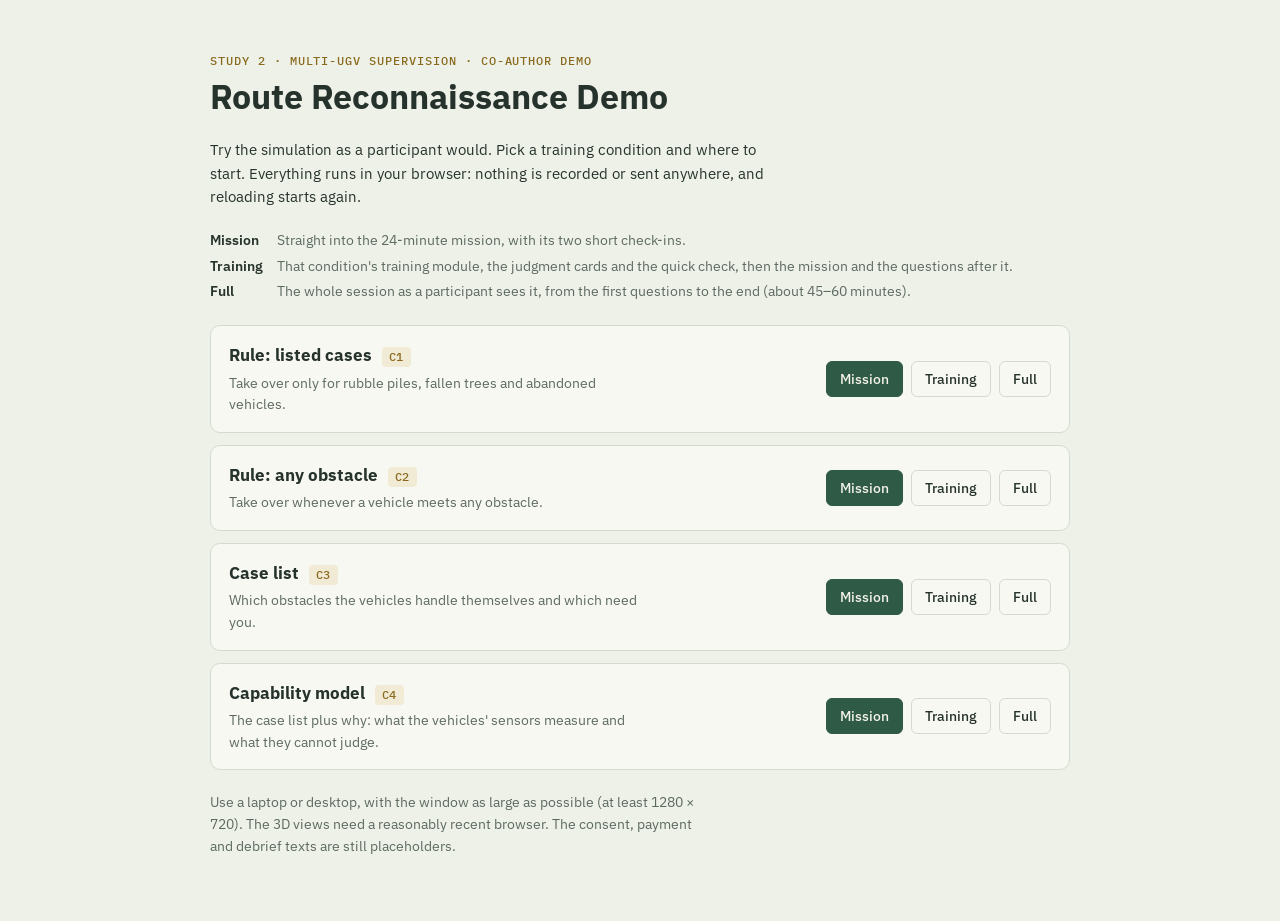
<file: index.html>
<!doctype html><html lang="en"><head><meta charset="utf-8"><meta name="viewport" content="width=device-width, initial-scale=1"><title>Route Reconnaissance Demo</title>
<link rel="preconnect" href="https://fonts.googleapis.com">
<link rel="preconnect" href="https://fonts.gstatic.com" crossorigin>
<link href="https://fonts.googleapis.com/css2?family=IBM+Plex+Sans:wght@400;500;600&family=IBM+Plex+Mono:wght@500&display=swap" rel="stylesheet">
<style>
/* Start page for the co-author demo: pick a training condition and where to start. Layout: one column of four
   condition rows, each with three start buttons; the mission-only start is the primary one. */
:root {
  --bg: #eef1e8; --surface: #f8f8f3; --ink: #26332c; --muted: #5d6a62; --rule: #d3dacf; --accent: #2f5a45; --accent-ink: #f4f2ea;
  --tag: #8a6a1f; --tag-bg: #f1ead4;
  --sans: "IBM Plex Sans", system-ui, -apple-system, "Segoe UI", sans-serif; --mono: "IBM Plex Mono", ui-monospace, Menlo, monospace;
}
@media (prefers-color-scheme: dark) { :root:not([data-theme="light"]) {
  --bg: #151a17; --surface: #1d2420; --ink: #e3e9e1; --muted: #a3b0a7; --rule: #34403a; --accent: #7cc39b; --accent-ink: #10201a;
  --tag: #e0c27a; --tag-bg: #2b2616; color-scheme: dark } }
:root[data-theme="dark"] {
  --bg: #151a17; --surface: #1d2420; --ink: #e3e9e1; --muted: #a3b0a7; --rule: #34403a; --accent: #7cc39b; --accent-ink: #10201a;
  --tag: #e0c27a; --tag-bg: #2b2616; color-scheme: dark }
body { background: var(--bg); color: var(--ink); font: 15px/1.55 var(--sans); padding-inline: 16px; padding-block: 40px 56px; }
.wrap { max-width: 860px; margin: 0 auto; display: grid; gap: 22px; }
.eyebrow { font: 500 12px/1 var(--mono); letter-spacing: .08em; text-transform: uppercase; color: var(--tag); }
h1 { font-size: clamp(26px, 4vw, 34px); line-height: 1.15; margin: 6px 0 0; text-wrap: balance; }
.lede { max-width: 62ch; color: var(--ink); margin: 0; }
.note { max-width: 62ch; color: var(--muted); font-size: 14px; margin: 0; }
.conds { display: grid; gap: 12px; }
.cond { background: var(--surface); border: 1px solid var(--rule); border-radius: 10px; padding: 16px 18px; display: grid; grid-template-columns: minmax(0, 1fr) auto; gap: 8px 20px; align-items: center; }
.cond h2 { margin: 0; font-size: 17px; display: flex; gap: 10px; align-items: baseline; flex-wrap: wrap; }
.cond h2 span { font: 500 12px/1 var(--mono); color: var(--tag); background: var(--tag-bg); padding: 4px 7px; border-radius: 4px; letter-spacing: .04em; }
.cond p { margin: 4px 0 0; color: var(--muted); font-size: 14px; max-width: 52ch; }
.go { display: flex; gap: 8px; flex-wrap: wrap; justify-content: flex-end; }
.go a { display: inline-block; text-decoration: none; font: 500 14px/1 var(--sans); padding: 10px 13px; border-radius: 6px; border: 1px solid var(--rule); color: var(--ink); background: transparent; white-space: nowrap; }
.go a.primary { background: var(--accent); color: var(--accent-ink); border-color: var(--accent); }
.go a:hover { border-color: var(--accent); }
.go a:focus-visible { outline: 2px solid var(--accent); outline-offset: 2px; }
dl.starts { display: grid; grid-template-columns: max-content minmax(0, 1fr); gap: 4px 14px; margin: 0; font-size: 14px; }
dl.starts dt { font-weight: 600; }
dl.starts dd { margin: 0; color: var(--muted); }
@media (max-width: 640px) { .cond { grid-template-columns: 1fr; } .go { justify-content: flex-start; } }
</style>

</head><body><main class="wrap">
  <header>
    <span class="eyebrow">Study 2 · Multi-UGV supervision · co-author demo</span>
    <h1>Route Reconnaissance Demo</h1>
  </header>
  <p class="lede">Try the simulation as a participant would. Pick a training condition and where to start. Everything runs in your browser: nothing is recorded or sent anywhere, and reloading starts again.</p>
  <dl class="starts">
    <dt>Mission</dt><dd>Straight into the 24-minute mission, with its two short check-ins.</dd>
    <dt>Training</dt><dd>That condition's training module, the judgment cards and the quick check, then the mission and the questions after it.</dd>
    <dt>Full</dt><dd>The whole session as a participant sees it, from the first questions to the end (about 45–60 minutes).</dd>
  </dl>

  <section class="conds" aria-label="Conditions">
    <div class="cond">
      <div><h2>Rule: listed cases <span>C1</span></h2><p>Take over only for rubble piles, fallen trees and abandoned vehicles.</p></div>
      <div class="go"><a class="primary" href="demo.html#C1-mission">Mission</a><a href="demo.html#C1-training">Training</a><a href="demo.html#C1">Full</a></div>
    </div>
    <div class="cond">
      <div><h2>Rule: any obstacle <span>C2</span></h2><p>Take over whenever a vehicle meets any obstacle.</p></div>
      <div class="go"><a class="primary" href="demo.html#C2-mission">Mission</a><a href="demo.html#C2-training">Training</a><a href="demo.html#C2">Full</a></div>
    </div>
    <div class="cond">
      <div><h2>Case list <span>C3</span></h2><p>Which obstacles the vehicles handle themselves and which need you.</p></div>
      <div class="go"><a class="primary" href="demo.html#C3-mission">Mission</a><a href="demo.html#C3-training">Training</a><a href="demo.html#C3">Full</a></div>
    </div>
    <div class="cond">
      <div><h2>Capability model <span>C4</span></h2><p>The case list plus why: what the vehicles' sensors measure and what they cannot judge.</p></div>
      <div class="go"><a class="primary" href="demo.html#C4-mission">Mission</a><a href="demo.html#C4-training">Training</a><a href="demo.html#C4">Full</a></div>
    </div>
  </section>

  <p class="note">Use a laptop or desktop, with the window as large as possible (at least 1280 × 720). The 3D views need a reasonably recent browser. The consent, payment and debrief texts are still placeholders.</p>
</main>
</body></html>
</file>
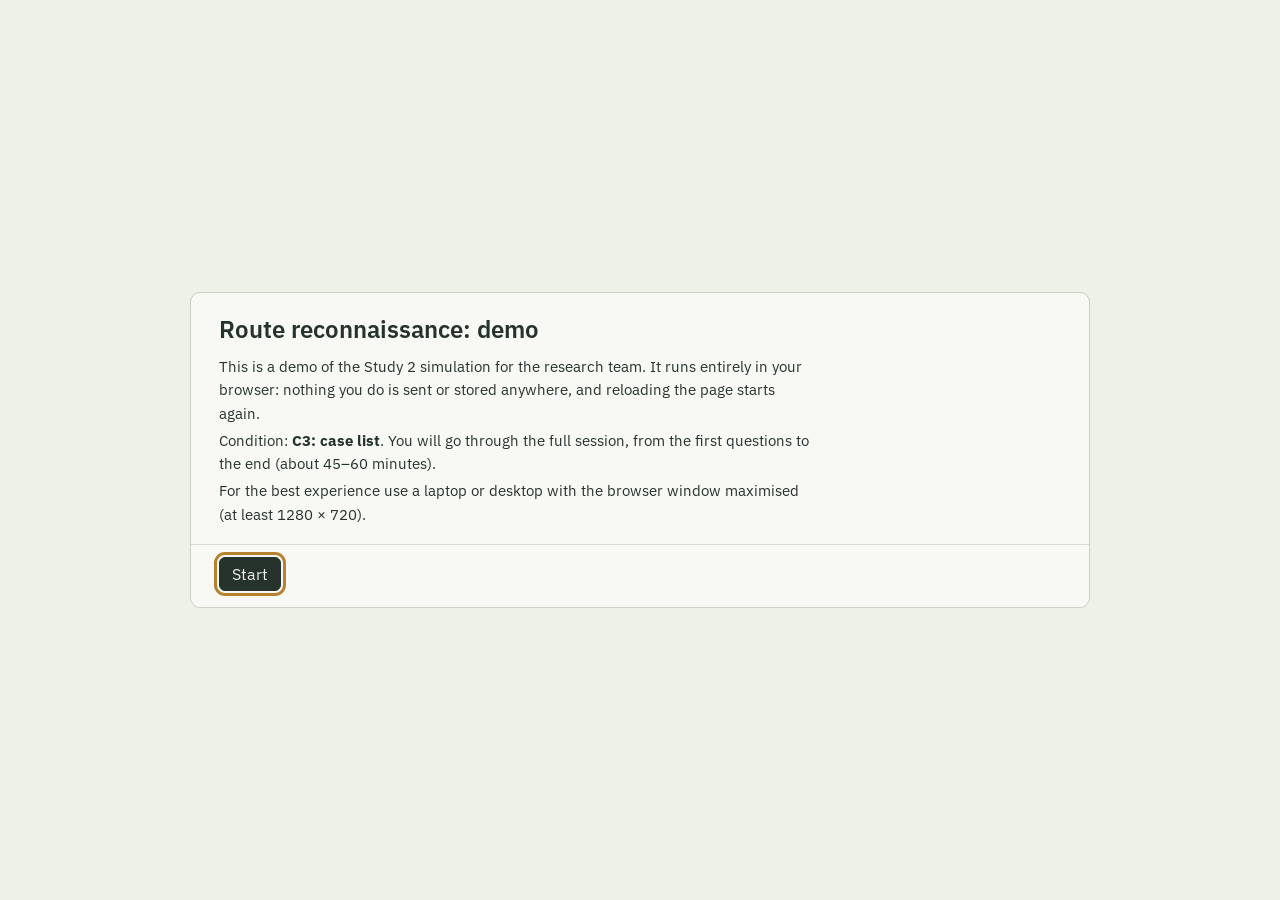
<file: demo.html>
<!doctype html>
<html lang="en">
<head>
  <meta charset="utf-8" />
  <meta name="viewport" content="width=device-width, initial-scale=1" />
  <title>Demo · Route Reconnaissance</title>
  <link rel="preconnect" href="https://fonts.googleapis.com" />
  <link rel="preconnect" href="https://fonts.gstatic.com" crossorigin />
  <link href="https://fonts.googleapis.com/css2?family=IBM+Plex+Mono:wght@500;600&family=IBM+Plex+Sans:wght@400;500;600&display=swap" rel="stylesheet" />
  <script type="importmap">{ "imports": { "three": "./vendor/three/three.module.js" } }</script>
  <link rel="stylesheet" href="./recon.css" />
  <link rel="stylesheet" href="./participant.css" />
</head>
<body>
  <div id="too-small" hidden>
    <p>This study needs a desktop or laptop browser window at least 1280 × 720 pixels. Please enlarge the window or switch to a computer to continue. The mission clock does not run while this message is shown.</p>
  </div>

  <div id="app" hidden>
    <header id="topbar">
      <h1>Route reconnaissance</h1>
      <div id="sections" aria-label="Mission sections"></div>
      <div class="topstat"><span>Mission time</span><strong id="clock">00:00</strong><span id="clock-limit">of 24:00</span></div>
      <div class="topstat"><span>Score</span><strong id="score">0</strong></div>
    </header>

    <main id="console">
      <section id="ugv-row">
        <article class="ugv" id="panel-UGV1" data-robot="UGV1"></article>
        <article class="ugv" id="panel-UGV2" data-robot="UGV2"></article>
      </section>
      <div id="coach" hidden></div>
      <div id="focus-warning" role="alert" hidden></div>
      <aside id="quickref" aria-label="Quick reference">
        <h2>Quick reference</h2>
        <ul class="qr-lights">
          <li><i class="lamp on s-auto"></i>Driving on its own</li>
          <li><i class="lamp on s-proc"></i>Something ahead: judging it, still driving</li>
          <li><i class="lamp on s-help"></i>Stopped: cannot get past, waiting for you (−50)</li>
          <li><i class="lamp on s-op"></i>Taken over: going round on the marked path</li>
          <li><i class="lamp on s-hold"></i>Stuck (−100), stopped by you (no cost), or waiting at a section line</li>
          <li data-faults hidden><i class="lamp on s-fault"></i>Fault: click Diagnose, then the matching fix or Reboot</li>
        </ul>
        <dl class="qr-actions">
          <dt><span class="key stop"></span>Stop</dt><dd>halts the vehicle where it is</dd>
          <dt><span class="key go"></span>Continue</dt><dd>lets it drive on by itself</dd>
          <dt><span class="key wp"></span>Take over</dt><dd>click the marker in the view to send it round (−50 if it could have got past by itself)</dd>
        </dl>
      </aside>
      <section id="spot" aria-label="Spot Report">
        <h2>Spot Report <span>count the vehicles and the people in the image</span></h2>

        <div id="spot-body">
          <canvas id="spot-canvas"></canvas>
          <form id="spot-form" autocomplete="off">
            <p id="spot-legend" aria-label="What to count">
          <span><svg viewBox="-12 -8 24 16" width="26" height="17" aria-hidden="true"><rect x="-8.2" y="-3.6" width="16.4" height="7.2" fill="#4b5a6b"/><rect x="2.4" y="-2.9" width="3.8" height="5.8" fill="#8fa6b8"/><rect x="-6.7" y="-4.9" width="2.9" height="1.4" fill="#222"/><rect x="3.4" y="-4.9" width="2.9" height="1.4" fill="#222"/><rect x="-6.7" y="3.4" width="2.9" height="1.4" fill="#222"/><rect x="3.4" y="3.4" width="2.9" height="1.4" fill="#222"/></svg>vehicle: count</span>
          <span><svg viewBox="-8 -9 16 18" width="14" height="17" aria-hidden="true"><rect x="-2.2" y="-2.9" width="4.4" height="8.2" fill="#2d3a52"/><circle cx="0" cy="-5.3" r="2.9" fill="#c2563f"/></svg>person: count</span>
          <span class="skip"><svg viewBox="-10 -10 20 20" width="17" height="17" aria-hidden="true"><path d="M-8.5 -5 L0 -9.5 L8.5 -5 Z" fill="#7a4e3a"/><rect x="-7.3" y="-5" width="14.6" height="10.8" fill="#a08f78"/></svg><svg viewBox="-10 -10 20 20" width="17" height="17" aria-hidden="true"><circle r="7.2" fill="#5d7a45"/><circle cx="1.9" cy="-1.4" r="3.8" fill="#4b6638"/></svg>houses and trees: do not count</span>
        </p>
            <label>Vehicles <input id="spot-vehicles" type="number" min="0" max="20" inputmode="numeric" required /></label>
            <label>People <input id="spot-people" type="number" min="0" max="30" inputmode="numeric" required /></label>
            <button type="submit" id="spot-submit">Submit report</button>
            <p id="spot-status"></p>
          </form>
        </div>
      </section>
    </main>
  </div>

  <div class="overlay" id="start-overlay" hidden>
    <div class="sheet brief">
      <p class="brief-eyebrow">Mission briefing</p>
      <h1>Route reconnaissance</h1>
      <p class="lead">You supervise two unmanned ground vehicles, <b>UGV #1</b> and <b>UGV #2</b>. Each drives its own off-road route from the staging area to the objective. Your goal is to get both vehicles to the objective as quickly as possible.</p>

      <div class="brief-alert" role="note">
        <span class="brief-alert-mark" aria-hidden="true">!</span>
        <p><b>Watch for this.</b> If a vehicle misjudges something, it drives on into it and <b>gets stuck (−100 points)</b>. After 30 seconds it waits for you to send it round.</p>
      </div>

      <div class="brief-grid">
        <section class="brief-card" data-step="1">
          <h2><span class="brief-step">1</span>Your screen</h2>
          <dl class="brief-defs">
            <dt>Vehicle panels</dt><dd>One per vehicle, side by side: its status light, a short message, and its forward camera, the view through its windscreen.</dd>
            <dt>Spot Report</dt><dd>Bottom right. Count the vehicles and people in each image and submit. A new image appears a few seconds after you submit; one you leave is replaced after 20 seconds.</dd>
          </dl>
          <h3>Status lights</h3>
          <ul class="legend">
            <li><i class="lamp s-auto"></i><span><b>Green</b> driving its route</span></li>
            <li><i class="lamp s-proc"></i><span><b>Yellow</b> something ahead: it slows down and judges it, still driving</span></li>
            <li><i class="lamp s-help"></i><span><b>Red</b> stopped at something it cannot get past, waiting for you</span></li>
            <li><i class="lamp s-op"></i><span><b>Blue</b> you took over: it is going round on the marked path</span></li>
            <li><i class="lamp s-hold"></i><span><b>Grey</b> stopped by you, stuck, waiting at a section line, or at the objective</span></li>
            <li data-faults hidden><i class="lamp s-fault"></i><span><b>Purple</b> a fault: it has stopped until you repair it</span></li>
          </ul>
          <h3>Timing</h3>
          <p>The route has three sections. At each section line the vehicles wait for each other and the mission pauses for a short check-in. The mission ends at 24:00, even if a vehicle has not reached the objective.</p>
        </section>

        <section class="brief-card" data-step="2">
          <h2><span class="brief-step">2</span>At an obstacle</h2>
          <p>The light turns <b>yellow</b> and a short alert appears in the view. The vehicle slows down to judge what it sees, but keeps driving. Then one of three things happens:</p>
          <ul class="brief-outcomes">
            <li><i class="lamp s-auto"></i><span>It can get through: it drives on and the light turns green.</span></li>
            <li><i class="lamp s-help"></i><span>It cannot get past: it stops and waits for you <b>(−50)</b>.</span></li>
            <li class="brief-hot"><i class="lamp s-hold"></i><span>It misjudges it: it drives into it and gets stuck <b>(−100)</b>.</span></li>
          </ul>
          <h3>What you can do</h3>
          <dl class="brief-controls">
            <dt><span class="key stop"></span>Stop</dt><dd>Halts the vehicle where it is while you look. No points lost, only time.</dd>
            <dt><span class="key go"></span>Continue</dt><dd>Lets a vehicle you stopped drive on by itself.</dd>
            <dt data-faults hidden><span class="key diag"></span>Diagnose</dt><dd data-faults hidden>Sometimes a vehicle reports a fault and stops (purple light). Click Diagnose: one sensor reading is outside its normal range. Pick the fix that matches it, or Reboot, which always works but takes longest. A wrong fix wastes time and costs 10 points.</dd>
            <dt><span class="key wp"></span>Take over</dt><dd>Click the yellow <b>Take over</b> marker beside the obstacle in the vehicle's view. It goes round the obstacle on the marked path, more slowly, then carries on by itself. If the vehicle could have got through by itself, taking over costs points.</dd>
          </dl>
        </section>

        <section class="brief-card" data-step="3">
          <h2><span class="brief-step">3</span>Points and bonus</h2>
          <table class="brief-points">
            <caption>You earn</caption>
            <tr><td>+200</td><td>per vehicle that reaches the objective</td></tr>
            <tr><td>+1</td><td>per second left, if both arrive before 24:00</td></tr>
            <tr><td>+2</td><td>per correct Spot Report count</td></tr>
          </table>
          <table class="brief-points brief-loss">
            <caption>You lose</caption>
            <tr><td>−50</td><td>each time a vehicle stops by itself and waits for you</td></tr>
            <tr><td>−50</td><td>each time you take over at something the vehicle could have got through by itself</td></tr>
            <tr><td>−100</td><td>each time a vehicle gets stuck</td></tr>
          </table>
          <p class="brief-note">Pressing Stop costs nothing.</p>
          <h3>Bonus</h3>
          <p id="bonus-rules"></p>
        </section>
      </div>
      <div class="buttons">
        <button id="brief-back" type="button" hidden>Back</button>
        <button id="brief-next" type="button" class="primary">Next</button>
        <button id="btn-tutorial" class="primary" hidden>Start the interface tutorial</button>
        <span class="brief-progress" id="brief-progress" aria-live="polite">Step 1 of 3</span>
      </div>
    </div>
  </div>

  <div class="overlay" id="tutorial-done-overlay" hidden>
    <div class="sheet narrow">
      <h1>Tutorial complete</h1>
      <p id="tutorial-done-text"></p>
      <div class="buttons"><button id="btn-start-mission" class="primary">Continue to training</button></div>
    </div>
  </div>

  <div class="overlay" id="training-overlay" hidden>
    <div class="sheet training" id="training-sheet" aria-live="polite"></div>
  </div>

  <script>window.__RECON_DEMO = true;</script>
  <script type="module" src="./dist-ts/packs/military-recon/ui/main.js"></script>
</body>
</html>
</file>
<file: recon.css>
/* Route Reconnaissance console (Study 2). A daylight map-table look: pale
   sage paper, dark green-grey ink, ochre for the operator's own choices. The
   five status lights carry the only saturated colour. Desktop only
   (>= 1280 x 720, brief section 12). */
:root {
  --paper: #eef1e8;
  --panel: #f8f9f4;
  --ink: #26332c;
  --ink-soft: #5c6a61;
  --rule: #c9d0c1;
  --choice: #b5822e;
  --choice-soft: #f1e3c6;
  --s-auto: #2e9e5b;
  --s-proc: #e0b100;
  --s-help: #d64545;
  --s-op: #2f6fd6;
  --s-hold: #8a9399;
  --s-fault: #8e44ad;
  --radius: 6px;
  font-family: "IBM Plex Sans", system-ui, -apple-system, "Segoe UI", sans-serif;
  font-variant-numeric: tabular-nums;
  color: var(--ink);
  background: var(--paper);
}
* { box-sizing: border-box; }
html, body { margin: 0; height: 100%; background: var(--paper); }
h1, h2 { margin: 0; font-weight: 600; }
button, input, select { font: inherit; color: inherit; }
button {
  border: 1px solid var(--ink-soft);
  background: var(--panel);
  border-radius: var(--radius);
  padding: 6px 12px;
  cursor: pointer;
}
button:hover:not(:disabled) { background: #fff; border-color: var(--ink); }
button:disabled { opacity: 0.38; cursor: default; }
button.primary { background: var(--ink); color: var(--paper); border-color: var(--ink); }
button.primary:hover:not(:disabled) { background: #33443b; }
:focus-visible { outline: 3px solid var(--choice); outline-offset: 2px; }

#too-small { position: fixed; inset: 0; z-index: 1000; display: grid; place-items: center; padding: 32px; text-align: center; background: #eef0e8; color: #26332c; font-size: 18px; }
#too-small p { max-width: 34em; }
#too-small[hidden], #app[hidden] { display: none; }

#app { height: 100vh; display: grid; grid-template-rows: 48px 1fr; min-height: 720px; min-width: 1280px; }
#topbar { display: flex; align-items: center; gap: 28px; padding: 0 18px; border-bottom: 1px solid var(--rule); background: var(--panel); }
#topbar h1 { font-size: 17px; margin-right: auto; }
.topstat { display: flex; align-items: baseline; gap: 7px; font-size: 13px; color: var(--ink-soft); }
.topstat strong { font-size: 20px; color: var(--ink); font-weight: 600; }
#sections { display: flex; gap: 4px; }
#sections span { font-size: 13px; padding: 3px 10px; border-radius: 999px; color: var(--ink-soft); border: 1px solid var(--rule); }
#sections span.done { background: var(--rule); color: var(--ink); }
#sections span.current { background: var(--ink); color: var(--paper); border-color: var(--ink); }

/* The console (research team redesign, Oct 2026): two vehicle bays side by side on an olive-khaki field, each
   with an engraved name, a status plate with a real indicator lamp, a message line and the view through the
   vehicle's windscreen; the Spot Report below. The windscreen views carry the realism; the chrome stays quiet. */
#app { --khaki: #aaa48b; --khaki-deep: #959077; --plate: #e4ddc3; --plate-line: #8d876f; --plate-edge: #3f3d35; --ink-plate: #262520; --mono: "IBM Plex Mono", ui-monospace, "SFMono-Regular", Menlo, monospace; }
#app { background: radial-gradient(ellipse at 50% 35%, #b2ac93 0%, var(--khaki) 55%, var(--khaki-deep) 100%); }
#topbar { background: #26261f; border-bottom: 1px solid #12120f; color: #e9e5d3; }
#topbar h1 { font: 600 15px/1 var(--mono); letter-spacing: 0.03em; color: #e9e5d3; }
#topbar .topstat { color: #a9a58f; }
#topbar .topstat strong { font-family: var(--mono); color: #f3efdf; }
#sections span { border-color: #4b4a40; color: #a9a58f; font-family: var(--mono); font-size: 12px; }
#sections span.done { background: #3c3b33; color: #d9d5c3; }
#sections span.current { background: #e2c25a; color: #23221d; border-color: #e2c25a; }
#console {
  display: grid;
  grid-template-rows: auto minmax(0, 1fr) auto;
  gap: 10px;
  padding: 10px 14px 12px;
  min-height: 0;
}
#coach {
  grid-row: 1; background: #f2eedf; border: 1px solid #8d876f; border-left: 5px solid #c9a032;
  border-radius: 3px; padding: 9px 13px; font-size: 14px; line-height: 1.45; min-height: 3.6em; max-width: 80em; justify-self: center; width: 100%;
  box-shadow: 0 2px 6px rgba(40, 38, 28, 0.18);
}
#coach[hidden] { display: none; }

#ugv-row { grid-row: 2; display: grid; grid-template-columns: 1fr 1fr; min-height: 0; position: relative; }
#ugv-row::before { content: ""; position: absolute; left: 50%; top: 6px; bottom: 6px; width: 1px; background: #5c594c; box-shadow: 1px 0 0 rgba(255, 255, 255, 0.25); }

/* The windscreen view. The cab keeps a fixed shape and fits the space left in the panel. */
.cab-wrap { width: 100%; height: 100%; min-height: 0; container-type: size; display: grid; place-items: start center; }
.cab { position: relative; width: min(100cqw, calc(100cqh * 1.7576)); aspect-ratio: 1.7576; overflow: hidden; border-radius: 6px; background: #1b1b18; cursor: default; box-shadow: 0 8px 22px rgba(30, 28, 20, 0.38), 0 0 0 1px #2c2b26; }
.cab .window { position: absolute; left: 5.17%; width: 89.66%; top: 10.3%; height: 69.09%; overflow: hidden; background: #c9d7dc; }
.cab .cockpit { position: absolute; inset: 0; width: 100%; height: 100%; pointer-events: none; }
.cab .placard {
  position: absolute; left: 50%; top: 81.5%; transform: translateX(-50%); padding: 2px 9px; min-width: 20%;
  background: #0e1410; color: #7fe0a0; border: 1px solid #45443c; border-radius: 2px; text-align: center;
  font: 600 clamp(8px, 1.15cqw, 12px)/1.3 var(--mono); letter-spacing: 0.08em; box-shadow: inset 0 0 8px rgba(127, 224, 160, 0.18), 0 1px 0 #55534a;
}
.cab .placard[data-mode="WAITING FOR OPERATOR"] { color: #ff8f7f; box-shadow: inset 0 0 8px rgba(255, 110, 90, 0.25), 0 1px 0 #55534a; }
.cab .placard[data-mode="VEHICLE STUCK"] { color: #ffb35c; box-shadow: inset 0 0 8px rgba(255, 170, 80, 0.25), 0 1px 0 #55534a; }
.cab .placard[data-mode="OPERATOR ROUTE"] { color: #8fbaff; box-shadow: inset 0 0 8px rgba(120, 170, 255, 0.25), 0 1px 0 #55534a; }
.cab .placard[data-mode="HOLDING"], .cab .placard[data-mode="MISSION COMPLETE"] { color: #d8d4c4; box-shadow: inset 0 0 6px rgba(255, 255, 255, 0.1), 0 1px 0 #55534a; }
.cab .wp { position: absolute; inset: 0; width: 100%; height: 100%; transform-origin: 50% 58%; }
.cab .wp .wp-ribbon { fill: rgba(255, 199, 56, 0.2); pointer-events: none; }
.cab .wp .wp-path { fill: none; stroke: #ffd257; stroke-width: 1.3; stroke-dasharray: 4 3; stroke-linejoin: round; stroke-linecap: round; opacity: 0.95; pointer-events: none; }
.cab .wp .wp-pt { cursor: pointer; outline: none; }
.cab .wp .hit { fill: transparent; }
.cab .wp .wp-shadow { fill: rgba(20, 18, 10, 0.4); }
.cab .wp .wp-stem { stroke: #2b2410; }
.cab .wp .wp-head { fill: #ffcb3d; stroke: #3a2d08; stroke-width: 1.8; }
.cab .wp text { font: 700 10px/1 var(--mono); fill: #2b2410; text-anchor: middle; pointer-events: none; }
.cab .wp .wp-pt:hover .wp-head, .cab .wp .wp-pt:focus-visible .wp-head { fill: #fff2b8; stroke-width: 2.4; }
.cab.can-take-over .wp .wp-head { animation: wp-glow 1.4s ease-in-out infinite; }
@keyframes wp-glow { 50% { fill: #ffe68a; } }

#spot {
  grid-row: 3; background: linear-gradient(180deg, #ebe5cd, var(--plate)); border: 1px solid var(--plate-line); border-radius: 3px; padding: 8px 14px 10px;
  min-height: 0; width: min(100%, 1100px); justify-self: center; box-shadow: inset 0 1px 0 rgba(255, 255, 255, 0.6), 0 2px 5px rgba(40, 38, 28, 0.22);
}
#spot h2 { font: 600 14px/1.3 var(--mono); letter-spacing: 0.04em; margin-bottom: 6px; color: var(--ink-plate); }
/* Spot Report: a large image to count from, and the two counts stacked beside it. */
#spot { width: fit-content; max-width: 100%; }
#spot-body { display: grid; grid-template-columns: auto 230px; gap: 18px; align-items: start; }
#spot-canvas { height: clamp(130px, 21vh, 210px); width: auto; aspect-ratio: 16 / 9; max-width: 100%; display: block; border-radius: 2px; border: 1px solid var(--plate-edge); box-shadow: inset 0 0 0 1px rgba(255, 255, 255, 0.2); }
#spot-form { display: grid; grid-template-columns: 1fr; gap: 8px; align-content: start; font-size: 14px; }
#spot-form p { margin: 0; line-height: 1.35; }
#spot-form label { display: grid; grid-template-columns: 5.2em 1fr; align-items: center; gap: 8px; font-weight: 500; }
#spot-form input { width: 100%; padding: 6px 9px; border: 1px solid #77725e; border-radius: 3px; background: #fffdf6; font: 500 16px/1.2 var(--mono); }
#spot-form input:focus-visible { outline: 3px solid #c9a032; outline-offset: 1px; }
#spot-submit { width: 100%; padding: 7px 12px; background: #34342c; color: #f3efdf; border-color: #34342c; font-weight: 500; }
#spot-submit:hover:not(:disabled) { background: #46463c; }
#spot-status { color: #5d5a4b; font-size: 13px; }

.overlay { position: fixed; inset: 0; background: rgba(38, 51, 44, 0.45); display: grid; place-items: center; z-index: 10; padding: 24px; overflow: auto; }
.overlay[hidden] { display: none; }
.sheet { background: var(--panel); border-radius: 10px; padding: 20px 28px; max-width: 980px; width: 100%; box-shadow: 0 18px 50px rgba(20, 30, 25, 0.28); }
.sheet.narrow { max-width: 560px; }
.sheet h1 { font-size: 24px; margin-bottom: 10px; }
.sheet h2 { font-size: 15px; margin: 12px 0 4px; }
.sheet p, .sheet li, .sheet dd { font-size: 14px; line-height: 1.45; margin: 4px 0; }
.sheet .lead { font-size: 15.5px; max-width: 46em; }
.cols { display: grid; grid-template-columns: 1fr 1fr; gap: 34px; }
.legend { list-style: none; padding: 0; margin: 0; display: grid; gap: 4px; }
.legend li { display: flex; align-items: center; gap: 9px; }
.legend .lamp { width: 13px; height: 13px; opacity: 1; }
.actions-legend { margin: 0; display: grid; grid-template-columns: max-content 1fr; gap: 4px 14px; }
.actions-legend dt { font-weight: 600; font-size: 14.5px; }
.actions-legend dd { margin: 0; }
.points { list-style: none; padding: 0; margin: 0; display: grid; gap: 2px; }
.points b { display: inline-block; min-width: 3.2em; }
.buttons { display: flex; gap: 10px; margin-top: 14px; flex-wrap: wrap; }
.buttons[hidden], [data-researcher][hidden] { display: none; }
.overlay > .sheet { margin: auto; }
#start-overlay .sheet { margin-bottom: 24px; }
#researcher { margin-top: 16px; font-size: 13.5px; color: var(--ink-soft); }
#researcher .settings { display: flex; gap: 16px; flex-wrap: wrap; margin-top: 8px; }
#researcher label { display: grid; gap: 3px; }
#researcher input, #researcher select { padding: 4px 6px; border: 1px solid var(--rule); border-radius: 4px; background: #fff; }
.placeholder { border: 1px dashed var(--choice); background: var(--choice-soft); padding: 10px 12px; border-radius: var(--radius); }
#results-table { border-collapse: collapse; width: 100%; font-size: 14.5px; }
#results-table td { padding: 5px 0; border-bottom: 1px solid var(--rule); }
#results-table td:last-child { text-align: right; font-weight: 600; }

@media (prefers-reduced-motion: reduce) { * { animation: none !important; transition: none !important; } }
.speed-badge { font-size: 12px; padding: 3px 8px; border-radius: 4px; background: var(--choice-soft); border: 1px solid var(--choice); }

/* Training module, judgments and comprehension (M3). */
#training-overlay { background: var(--paper); }
.sheet.training { max-width: 900px; box-shadow: none; border: 1px solid var(--rule); }
.t-progress { font-size: 13px; color: var(--ink-soft); margin: 0 0 6px; }
.t-text { max-width: 40em; font-size: 15px !important; line-height: 1.55 !important; }
.t-pair { display: grid; grid-template-columns: 1fr 1fr; gap: 12px; }
.t-pair figure, .t-card figure { margin: 0; }
.t-pair svg, .t-card svg, .t-pair .t-img, .t-card .t-img { display: block; width: 100%; aspect-ratio: 16 / 10; height: auto; border-radius: 4px; border: 1px solid var(--rule); }
.t-pair figcaption { font-size: 12.5px; color: var(--ink-soft); margin-top: 3px; }
.t-example { margin: 14px 0 6px; }
.t-verdict, .t-feedback { font-size: 15px !important; line-height: 1.5 !important; margin: 8px 0 0 !important; max-width: 46em; }
.t-feedback { padding: 9px 12px; border-radius: var(--radius); border-left: 5px solid var(--ink-soft); background: #fff; }
.t-feedback.t-right { border-left-color: var(--s-auto); }
.t-feedback.t-wrong { border-left-color: var(--s-help); }
.t-question { font-weight: 600; font-size: 15px !important; margin: 14px 0 6px !important; }
.t-answer button { min-width: 180px; padding: 9px 14px; }
.t-card { display: grid; grid-template-columns: 420px 1fr; gap: 16px; align-items: start; }
.t-scale { display: flex; gap: 6px; align-items: center; font-size: 13px; color: var(--ink-soft); }
.t-scale button { width: 40px; }
.t-answer button[aria-pressed="true"], .t-scale button[aria-pressed="true"] { background: var(--ink); color: var(--paper); border-color: var(--ink); }
.t-quiz fieldset { border: 1px solid var(--rule); border-radius: var(--radius); margin: 0 0 12px; padding: 10px 14px; }
.t-quiz legend { font-weight: 600; font-size: 15px; padding: 0 4px; }
.t-quiz label { display: flex; gap: 8px; align-items: center; font-size: 14.5px; padding: 3px 0; }
.t-example .t-pair { max-width: 600px; }
.t-example { display: grid; grid-template-columns: 600px 1fr; gap: 16px; align-items: center; }
.t-example .t-verdict { margin: 0 !important; }

/* Live camera feed (ui/camera-feed.ts): the scene, streaming ground, grain, HUD, inside the windscreen. */
.cab .feed { position: absolute; inset: -3px; will-change: transform; }
.cab .scene { position: absolute; inset: 0; transform-origin: 50% 58%; }
.cab .scene svg { position: absolute; inset: 0; width: 100%; height: 100%; display: block; }
.cab .grain { position: absolute; inset: 0; opacity: 0.07; mix-blend-mode: multiply; pointer-events: none; animation: cam-grain 0.5s steps(4) infinite; }
.cab .window::after { content: ""; position: absolute; inset: 0; pointer-events: none; background: linear-gradient(180deg, rgba(40, 38, 30, 0.28), transparent 22%), radial-gradient(ellipse at 50% 60%, transparent 60%, rgba(60, 55, 40, 0.28)); }
@keyframes cam-grain { 0% { background-position: 0 0; } 25% { background-position: -31px 17px; } 50% { background-position: 23px -41px; } 75% { background-position: -47px -9px; } 100% { background-position: 11px 29px; } }
.cab .hud { position: absolute; inset: 0; pointer-events: none; font: 600 10px/1 ui-monospace, "SFMono-Regular", Menlo, monospace; color: #fff; text-shadow: 0 0 2px #000, 0 1px 2px #000; letter-spacing: 0.04em; z-index: 1; }
.cab .hud > span { position: absolute; }
.cab .hud .live { top: 7px; left: 7%; display: flex; align-items: center; gap: 4px; }
.cab .hud .live i { width: 6px; height: 6px; border-radius: 50%; background: #e04a3a; animation: cam-live 1.6s steps(2) infinite; }
@keyframes cam-live { 50% { opacity: 0.25; } }
.cab .hud .cam-id { top: 7px; right: 7%; }
.cab .hud .tc { bottom: 9px; right: 5%; font-variant-numeric: tabular-nums; }
.cab.cut .feed { animation: cam-cut 0.24s linear; }
@keyframes cam-cut { 0% { filter: brightness(1.8) contrast(0.6); transform: translateX(-4px); } 40% { filter: brightness(0.7); transform: translateX(3px); } 100% { filter: none; transform: none; } }
.cab.reduced .grain, .cab.reduced .hud .live i { animation: none; }
@media (prefers-reduced-motion: reduce) { .cab .grain, .cab .hud .live i, .cab.cut .feed, .cab .wp .diamond, .ugv-head .lamp { animation: none !important; } }

.cab .wp .wp-path.far { opacity: 0.45; stroke-dasharray: 2 3; }

/* Operator controls under each vehicle's message: Stop (halt it where it is) and Continue (let it drive on),
   plus how to take over. Styled as panel push-buttons. */
.ctl {
  display: inline-flex; align-items: center; gap: 7px; padding: 5px 13px; font: 600 14px/1.2 var(--mono); border-radius: 4px;
  border: 1px solid #2f2e29; color: #f5f2e6; box-shadow: inset 0 1px 0 rgba(255, 255, 255, 0.25), 0 2px 0 #1d1c18;
}
.ctl:active:not(:disabled) { transform: translateY(1px); box-shadow: inset 0 1px 0 rgba(255, 255, 255, 0.2), 0 1px 0 #1d1c18; }
.ctl.stop { background: linear-gradient(180deg, #c84b3e, #a33a2f); }
.ctl.stop:hover:not(:disabled) { background: linear-gradient(180deg, #d4574a, #ad4134); border-color: #2f2e29; }
.ctl.go { background: linear-gradient(180deg, #3d8a57, #2f6f45); }
.ctl.go:hover:not(:disabled) { background: linear-gradient(180deg, #47965f, #357a4c); border-color: #2f2e29; }
.ctl i { width: 10px; height: 10px; background: currentColor; }
.ctl.stop i { border-radius: 1px; }
.ctl.go i { clip-path: polygon(0 0, 100% 50%, 0 100%); }
.ctl:disabled { opacity: 1; background: #cfc8ae; color: #8b8670; border-color: #a8a28a; box-shadow: none; cursor: default; }
.cab .placard[data-mode="OPERATOR HOLD"] { color: #ffd257; box-shadow: inset 0 0 8px rgba(255, 210, 87, 0.25), 0 1px 0 #55534a; }
/* The detection alert, in the view: a short amber banner at the top of the windscreen. */
.cab .alert-banner {
  position: absolute; top: 8%; left: 50%; transform: translateX(-50%); z-index: 2; padding: 4px 12px; border-radius: 3px;
  background: rgba(255, 196, 40, 0.92); color: #241d05; font: 600 clamp(10px, 1.6cqw, 14px)/1.2 var(--mono); letter-spacing: 0.03em;
  box-shadow: 0 2px 8px rgba(0, 0, 0, 0.35); animation: banner-in 0.9s ease-out;
}
@keyframes banner-in { 0%, 30%, 60% { opacity: 1; } 15%, 45% { opacity: 0.35; } 100% { opacity: 1; } }
@media (prefers-reduced-motion: reduce) { .cab .alert-banner { animation: none; } }

/* Layout (Oct 2026 revision): a slim one-line header per vehicle (name, light, status, Stop/Continue), a
   fixed-height message line, and the windscreen view taking the rest; the quick reference bottom-left and the
   Spot Report bottom-right. Nothing in a panel changes size when its state changes. */
#console { grid-template-rows: auto minmax(0, 1fr) auto; gap: 8px; padding: 8px 12px 10px; }
#ugv-row { grid-row: 2; }
.ugv { display: grid; grid-template-rows: 40px 2.8em minmax(0, 1fr); gap: 4px; padding: 0 12px; min-height: 0; min-width: 0; }
.ugv-head {
  display: flex; align-items: center; gap: 10px; height: 40px; padding: 0 6px 0 12px; min-width: 0;
  background: linear-gradient(180deg, #ebe5cd, var(--plate)); border: 1px solid var(--plate-line); border-radius: 3px;
  box-shadow: inset 0 1px 0 rgba(255, 255, 255, 0.6), 0 1px 3px rgba(40, 38, 28, 0.2);
}
.ugv-name { font: 600 18px/1 var(--mono); letter-spacing: 0.06em; color: #2f2e29; white-space: nowrap; }
.ugv-status { font: 500 15px/1 var(--mono); color: var(--ink-plate); white-space: nowrap; overflow: hidden; text-overflow: ellipsis; min-width: 0; flex: 1; }
.lamp { display: inline-block; border-radius: 50%; background: currentColor; opacity: 0.18; flex: none; }
.lamp.on { opacity: 1; box-shadow: 0 0 0 2px color-mix(in srgb, currentColor 25%, transparent); }
.s-auto { color: var(--s-auto); } .s-proc { color: var(--s-proc); } .s-help { color: var(--s-help); }
.s-op { color: var(--s-op); } .s-hold { color: var(--s-hold); } .s-fault { color: var(--s-fault); }
.lamp.big {
  width: 24px; height: 24px; opacity: 1;
  background: radial-gradient(circle at 36% 30%, rgba(255, 255, 255, 0.85) 0 9%, transparent 26%), radial-gradient(circle at 50% 55%, currentColor 0 55%, color-mix(in srgb, currentColor 60%, #000) 100%);
  border: 2px solid #2f2e29; box-shadow: 0 0 0 1px #8d876f, 0 0 10px 2px color-mix(in srgb, currentColor 55%, transparent), inset 0 -2px 4px rgba(0, 0, 0, 0.35);
}
.ugv[data-state="processing"] .ugv-head .lamp, .ugv[data-state="help_requested"] .ugv-head .lamp { animation: lamp-pulse 1.2s ease-in-out infinite; }
@keyframes lamp-pulse { 50% { box-shadow: 0 0 0 1px #8d876f, 0 0 3px 0 color-mix(in srgb, currentColor 30%, transparent), inset 0 -2px 4px rgba(0, 0, 0, 0.35); } }
.ugv[data-state="help_requested"] .ugv-head { box-shadow: inset 4px 0 0 var(--s-help), 0 1px 3px rgba(40, 38, 28, 0.2); }
.ugv[data-state="holding"] .ugv-head { box-shadow: inset 4px 0 0 var(--s-hold), 0 1px 3px rgba(40, 38, 28, 0.2); }
.message { margin: 0; padding: 0 4px; height: 2.8em; overflow: hidden; font-size: 13.5px; line-height: 1.4; color: #2b2a24; display: -webkit-box; -webkit-line-clamp: 2; -webkit-box-orient: vertical; }
.controls { display: flex; align-items: center; gap: 6px; flex: none; }
.ctl {
  display: inline-flex; align-items: center; gap: 6px; padding: 4px 11px; font: 600 13.5px/1.2 var(--mono); border-radius: 4px;
  border: 1px solid #2f2e29; color: #f5f2e6; box-shadow: inset 0 1px 0 rgba(255, 255, 255, 0.25), 0 2px 0 #1d1c18;
}
.ctl:active:not(:disabled) { transform: translateY(1px); box-shadow: inset 0 1px 0 rgba(255, 255, 255, 0.2), 0 1px 0 #1d1c18; }
.ctl.stop { background: linear-gradient(180deg, #c84b3e, #a33a2f); }
.ctl.stop:hover:not(:disabled) { background: linear-gradient(180deg, #d4574a, #ad4134); border-color: #2f2e29; }
.ctl.go { background: linear-gradient(180deg, #3d8a57, #2f6f45); }
.ctl.go:hover:not(:disabled) { background: linear-gradient(180deg, #47965f, #357a4c); border-color: #2f2e29; }
.ctl i { width: 9px; height: 9px; background: currentColor; }
.ctl.stop i { border-radius: 1px; }
.ctl.go i { clip-path: polygon(0 0, 100% 50%, 0 100%); }
.ctl:disabled { opacity: 1; background: #cfc8ae; color: #8b8670; border-color: #a8a28a; box-shadow: none; cursor: default; }

/* The 3D view fills the windscreen; the waypoint pins are buttons over it. */
.cab .view3d { position: absolute; inset: 0; width: 100%; height: 100%; display: block; }
.cab .pins { position: absolute; inset: 0; pointer-events: none; z-index: 2; }
.cab .wp-pin {
  position: absolute; left: 0; top: 0; padding: 0; border-radius: 50%; pointer-events: auto; display: grid; place-items: center;
  background: #ffcb3d; color: #2b2410; border: 2px solid #3a2d08; font: 700 14px/1 var(--mono); box-shadow: 0 2px 6px rgba(0, 0, 0, 0.45);
}
.cab .wp-pin:hover, .cab .wp-pin:focus-visible { background: #fff2b8; border-width: 3px; }
/* Keyboard focus: a white ring outside a dark one, readable on sky, grass and the gold pin itself. */
.cab .wp-pin:focus-visible { outline: 3px solid #ffffff; outline-offset: 2px; box-shadow: 0 0 0 7px #1d2a22, 0 2px 6px rgba(0, 0, 0, 0.45); animation: none; }
/* A pin held at the edge of the view (its real place is off to the side or behind the camera). */
.cab .wp-pin.wp-edge { border-style: dashed; }
.cab.can-take-over .wp-pin { animation: pin-glow 1.4s ease-in-out infinite; }
@keyframes pin-glow { 50% { background: #ffe68a; box-shadow: 0 0 0 4px rgba(255, 210, 80, 0.45), 0 2px 6px rgba(0, 0, 0, 0.45); } }
.cab .take-hint { position: absolute; left: 50%; bottom: 6%; transform: translateX(-50%); z-index: 2; padding: 3px 10px; border-radius: 3px; background: rgba(20, 20, 16, 0.72); color: #ffe08a; font: 600 clamp(10px, 1.5cqw, 13px)/1.2 var(--mono); white-space: nowrap; pointer-events: none; }
.cab .take-hint:empty { display: none; }
.cab.three .window { background: #b9c8cf; }
.cab.three .grain { opacity: 0.045; }

/* Bottom row: quick reference (left), Spot Report (right). */
#quickref, #spot { grid-row: 3; }
#console { grid-template-columns: minmax(0, 1fr) auto; }
#coach, #ugv-row { grid-column: 1 / -1; }
#quickref {
  grid-column: 1; align-self: stretch; display: grid; grid-template-columns: auto auto; grid-template-rows: auto 1fr; gap: 4px 28px; justify-content: start;
  background: rgba(236, 231, 211, 0.55); border: 1px solid rgba(141, 135, 111, 0.6); border-radius: 3px; padding: 8px 14px; font-size: 13px; color: #2b2a24;
}
#quickref h2 { grid-column: 1 / -1; font: 600 13px/1.3 var(--mono); letter-spacing: 0.04em; color: var(--ink-plate); }
.qr-lights { list-style: none; margin: 0; padding: 0; display: grid; gap: 3px; align-content: start; }
.qr-lights li { display: flex; align-items: center; gap: 8px; }
.qr-lights .lamp { width: 11px; height: 11px; }
.qr-actions { margin: 0; display: grid; grid-template-columns: max-content minmax(0, 22em); gap: 5px 10px; align-content: start; }
.qr-actions dt { font: 600 12.5px/1.3 var(--mono); display: flex; align-items: center; gap: 6px; }
.qr-actions dd { margin: 0; line-height: 1.3; }
.key { width: 14px; height: 14px; border-radius: 3px; display: inline-grid; place-items: center; flex: none; }
.key.stop { background: #b5443a; } .key.go { background: #357a4c; }
.key.wp { border-radius: 50%; background: #ffcb3d; border: 1.5px solid #3a2d08; font: 700 9px/1 var(--mono); color: #2b2410; }
#spot { grid-column: 2; justify-self: end; width: auto; padding: 7px 12px 9px; }
#spot-body { grid-template-columns: auto 200px; gap: 14px; }
#spot-canvas { height: clamp(120px, 19vh, 190px); }

@media (max-height: 820px) {
  #console { gap: 6px; padding: 6px 10px 8px; }
  #coach { padding: 6px 12px; font-size: 13.5px; min-height: 0; }
  #spot-canvas { height: 118px; }
  #spot-form { gap: 5px; }
  #spot-form input { padding: 4px 8px; font-size: 15px; }
  #spot-submit { padding: 5px 10px; }
  #quickref { padding: 6px 12px; font-size: 12.5px; }
}
#spot h2 span { font: 400 12.5px/1.3 var(--sans, "IBM Plex Sans", system-ui, sans-serif); letter-spacing: 0; color: #5d5a4b; margin-left: 6px; }
#spot-form { gap: 7px; }
#spot-status { line-height: 1.3; }
@media (max-height: 820px) {
  #spot { padding: 5px 10px 7px; }
  #spot h2 { margin-bottom: 4px; }
  #spot-canvas { height: 112px; }
  #spot-form { gap: 4px; }
  #spot-form input { padding: 3px 8px; font-size: 14.5px; }
  #spot-submit { padding: 4px 10px; }
  #spot-status { font-size: 12px; }
  .ugv { grid-template-rows: 36px 2.8em minmax(0, 1fr); }
  .ugv-head { height: 36px; }
  .message { font-size: 13px; }
}
/* Fixed heights so nothing below moves when the coach text or the Spot Report's status changes length. */
#coach { height: calc(3 * 1.45em + 18px); min-height: 0; overflow: auto; }
#spot-status { height: calc(3 * 1.3em); overflow: hidden; margin: 0; }
@media (max-height: 820px) { #coach { height: calc(3 * 1.45em + 12px); } }
/* A sheet's last row of buttons is its footer: full width, flush with the sheet's bottom edge, and it stays in view
   when a long sheet scrolls (the sheet scrolls inside the window, not the page). Oct 11, 2026: the previous version
   stuck out below the sheet and looked like a bar floating over the text. */
.overlay > .sheet { max-height: calc(100vh - 48px); max-height: calc(100dvh - 48px); overflow: auto; overscroll-behavior: contain; }
.overlay .sheet > .buttons:last-child { position: sticky; bottom: -20px; z-index: 2; margin: 18px -28px -20px; padding: 12px 28px 16px; background: var(--panel); border-top: 1px solid rgba(38, 51, 44, 0.14); border-radius: 0 0 10px 10px; }
/* Spot Report, larger (research team decision, Oct 10, 2026): a bigger picture, a legend of what to count, and the
   true counts after each report. */
#spot-legend { display: flex; flex-wrap: wrap; gap: 4px 14px; margin: 0 0 6px; font-size: 12.5px; color: #3c3a30; }
#spot-legend span { display: inline-flex; align-items: center; gap: 5px; }
#spot-legend .skip { color: #6b6855; }
#spot-legend svg { flex: none; }
#spot-canvas { height: clamp(150px, 26vh, 230px); }
#spot-body { grid-template-columns: auto 210px; }
#spot-status { white-space: pre-line; height: calc(4 * 1.3em); }
@media (max-height: 820px) {
  #spot-canvas { height: clamp(150px, 26vh, 200px); }
  #spot-legend { margin-bottom: 4px; }
}
/* The legend sits at the top of the form column, one line per kind, so the picture can be taller. */
#spot-form #spot-legend { display: grid; gap: 2px; margin: 0 0 2px; font-size: 12px; }
#spot-body { grid-template-columns: auto 220px; }
@media (max-height: 820px) { #spot-canvas { height: clamp(150px, 24vh, 185px); } }
/* Larger views (Oct 10, 2026, evening: "the dashboard screens are way too small"):
   - each vehicle's message is shown in the cab's roof lining, above the windscreen, instead of on its own row;
   - in the practice the coach's text sits bottom left, in the quick reference's place, not above the views;
   - the Spot Report is a little more compact. */
.ugv { grid-template-rows: 40px minmax(0, 1fr); gap: 6px; }
@media (max-height: 820px) { .ugv { grid-template-rows: 36px minmax(0, 1fr); } }
.cab-wrap { position: relative; }
.cab-wrap .message {
  position: absolute; top: 0; left: 50%; transform: translateX(-50%); z-index: 3; box-sizing: border-box;
  width: min(100cqw, calc(100cqh * 1.7576)); height: calc(min(100cqw, calc(100cqh * 1.7576)) / 1.7576 * 0.103);
  margin: 0; padding: 3px 9% 0; display: flex; align-items: center; justify-content: center; text-align: center;
  font: 500 clamp(10.5px, 1.8cqw, 13px)/1.2 "IBM Plex Sans", system-ui, sans-serif; color: #e9e4cf; text-shadow: 0 1px 0 #000;
  overflow: hidden; pointer-events: none;
}
.ugv[data-state="help_requested"] .cab-wrap .message { color: #ffb4a8; }
.ugv[data-state="processing"] .cab-wrap .message { color: #ffe08a; }
#coach { grid-row: 3; grid-column: 1; align-self: stretch; height: auto; max-width: none; justify-self: stretch; overflow: auto; font-size: 14px; }
#coach, #ugv-row { grid-column: auto; }
#ugv-row { grid-column: 1 / -1; }
#quickref[hidden] { display: none; }
#spot-canvas { height: clamp(140px, 22vh, 200px); }
@media (max-height: 820px) { #spot-canvas { height: clamp(140px, 21vh, 170px); } #coach { font-size: 13.5px; } }
#spot-status { height: calc(3 * 1.3em); }
/* When the panel is taller than the cab needs, the cab grows taller (down to an aspect of 1.55) instead of leaving
   empty space; its windscreen view grows with it. */
.cab-wrap { --cw: min(100cqw, calc(100cqh * 1.7576)); --ch: min(100cqh, calc(var(--cw) / 1.45)); }
.cab { width: var(--cw); height: var(--ch); aspect-ratio: auto; }
.cab-wrap .message { width: var(--cw); height: calc(var(--ch) * 0.103); }

/* Training: numbered points and the boxed "two questions" paragraph (principles page, Oct 11, 2026). */
.t-point { display: grid; grid-template-columns: 26px minmax(0, 1fr); gap: 8px; align-items: start; margin: 10px 0; }
.t-num { display: inline-grid; place-items: center; width: 24px; height: 24px; border-radius: 50%; background: #26332c; color: #f4f2ea; font: 600 13px/1 var(--sans, "IBM Plex Sans", system-ui, sans-serif); margin-top: 1px; }
.t-key { background: #f1ead4; border-left: 4px solid #b0893a; padding: 10px 14px; border-radius: 0 6px 6px 0; margin-top: 14px; }
.overlay .sheet:focus { outline: none; }

/* Questionnaire pages: the submit row stays visible at the bottom of a long page (agent testing, Oct 28, 2026). */
.overlay .sheet > form > .buttons:last-child { position: sticky; bottom: -20px; z-index: 2; margin-bottom: -20px; padding: 12px 0 16px; background: var(--panel); }

/* Mission briefing (Oct 28, 2026, user: present the directions and rules in a clearer, more professional format).
   Three numbered cards under one highlighted warning; same text for every condition. */
.sheet.brief { max-width: 1120px; padding: 22px 28px 20px; --mono: "IBM Plex Mono", ui-monospace, "SFMono-Regular", Menlo, monospace; }
.brief-eyebrow { font: 600 11.5px/1 var(--mono); letter-spacing: 0.12em; text-transform: uppercase; color: var(--choice); margin: 0 0 6px !important; }
.sheet.brief h1 { font-size: 26px; margin-bottom: 6px; }
.sheet.brief .lead { margin-bottom: 14px; }
.brief-alert { display: flex; gap: 12px; align-items: flex-start; padding: 11px 14px; margin: 0 0 16px; border-radius: var(--radius); background: var(--choice-soft); border: 1px solid #dcc08a; border-left: 6px solid var(--choice); }
.brief-alert p { margin: 0 !important; font-size: 15px !important; }
.brief-alert-mark { flex: none; width: 24px; height: 24px; border-radius: 50%; background: var(--choice); color: #fff; display: grid; place-items: center; font: 700 15px/1 var(--mono); margin-top: 1px; }
.brief-grid { display: grid; grid-template-columns: 1fr 1.15fr 1fr; gap: 14px; align-items: start; }
.brief-card { border: 1px solid var(--rule); border-radius: 8px; background: #fff; padding: 12px 14px 12px; min-width: 0; }
.brief-card h2 { display: flex; align-items: center; gap: 9px; font-size: 15.5px; margin: 0 0 8px !important; }
.brief-card h3 { font-size: 13px; font-weight: 600; text-transform: uppercase; letter-spacing: 0.06em; color: var(--ink-soft); margin: 12px 0 5px; }
.brief-step { width: 22px; height: 22px; border-radius: 50%; background: var(--ink); color: var(--paper); display: grid; place-items: center; font: 600 12px/1 var(--mono); flex: none; }
.brief-card p, .brief-card li, .brief-card dd, .brief-card td { font-size: 13.5px !important; line-height: 1.42; }
.brief-defs { margin: 0; display: grid; gap: 2px; }
.brief-defs dt { font-weight: 600; font-size: 13.5px; margin-top: 4px; }
.brief-defs dd { margin: 0; }
.brief-card .legend { gap: 5px; }
.brief-card .legend li { align-items: flex-start; }
.brief-card .legend .lamp, .brief-outcomes .lamp { margin-top: 3px; flex: none; }
.brief-card .legend b { display: inline-block; min-width: 3.6em; }
.brief-outcomes { list-style: none; padding: 0; margin: 6px 0 0; display: grid; gap: 4px; }
.brief-outcomes li { display: flex; gap: 9px; align-items: flex-start; padding: 4px 8px; border-radius: 5px; background: var(--panel); }
.brief-outcomes .lamp { width: 12px; height: 12px; }
.brief-outcomes li.brief-hot { background: var(--choice-soft); outline: 1px solid #dcc08a; }
.brief-controls { margin: 0; display: grid; grid-template-columns: max-content 1fr; gap: 6px 12px; }
.brief-controls dt { font-weight: 600; font-size: 13.5px; display: flex; align-items: center; gap: 7px; white-space: nowrap; }
.brief-controls dd { margin: 0; }
.brief-mark { background: var(--choice-soft); box-shadow: 0 0 0 2px var(--choice-soft); border-radius: 2px; font-weight: 600; }
.brief-points { width: 100%; border-collapse: collapse; margin: 0 0 6px; }
.brief-points caption { text-align: left; font-size: 12px; font-weight: 600; text-transform: uppercase; letter-spacing: 0.06em; color: var(--s-auto); padding: 2px 0 3px; }
.brief-loss caption { color: var(--s-help); }
.brief-points td { padding: 3px 0; border-top: 1px solid #e4e8df; vertical-align: top; }
.brief-points td:first-child { font: 600 13.5px/1.42 var(--mono); width: 3.6em; color: var(--ink); }
.brief-note { color: var(--ink-soft); margin: 2px 0 0 !important; }
.sheet.brief .legend .lamp, .brief-outcomes .lamp { opacity: 1; }
.brief-card p, .brief-card li, .brief-card dd { margin: 1px 0 !important; }
.brief-card .legend { gap: 2px; }
.brief-outcomes { gap: 3px; }
.brief-outcomes li { padding: 3px 8px; }
.sheet.brief .lead { max-width: none; }
.brief-defs dt { margin-top: 2px; }
.brief-controls { grid-template-columns: 1fr; gap: 0; }
.brief-controls dt { margin-top: 6px; }
.brief-controls dd { padding-left: 21px; }

/* Optional vehicle faults (Oct 29, 2026; off in Study 2): the Diagnose button, the fault report over the view, and a
   camera that has lost its signal. */
.ugv[data-fault="1"] .ugv-head { box-shadow: inset 4px 0 0 var(--s-fault), 0 1px 3px rgba(40, 38, 28, 0.2); }
.ctl.diag { background: #6f3a8a; color: #fff; border-color: #4f2864; }
.ctl.diag i { width: 10px; height: 10px; border-radius: 50%; border: 2px solid #fff; }
.ctl.diag:not(:disabled) { animation: diag-pulse 1.2s ease-in-out infinite; }
@keyframes diag-pulse { 50% { box-shadow: 0 0 0 4px rgba(142, 68, 173, 0.35); } }
.key.diag { background: #6f3a8a; border-radius: 50%; }
.cab-wrap { position: relative; }
.fault-panel { position: absolute; left: 50%; top: 50%; transform: translate(-50%, -50%); z-index: 5; width: min(92%, 420px); background: #f8f9f4; color: #26332c; border: 1px solid #c9d0c1; border-top: 5px solid #8e44ad; border-radius: 8px; padding: 10px 14px 12px; box-shadow: 0 12px 34px rgba(0, 0, 0, 0.45); font-size: 13px; }
.fault-panel header { display: flex; align-items: center; justify-content: space-between; }
.fault-panel h3 { margin: 0; font-size: 14.5px; }
.fault-panel .fp-close { border: none; background: none; font-size: 20px; line-height: 1; padding: 0 4px; }
.fault-panel .fp-lead, .fault-panel .fp-note { margin: 4px 0 6px; color: #5c6a61; }
.fp-readings { width: 100%; border-collapse: collapse; margin: 2px 0 8px; font-variant-numeric: tabular-nums; }
.fp-readings th, .fp-readings td { text-align: left; padding: 3px 6px; border-top: 1px solid #e2e6dc; font-weight: 400; }
.fp-readings td { font: 600 13px/1.3 "IBM Plex Mono", ui-monospace, monospace; text-align: right; }
.fp-fixes { display: grid; grid-template-columns: 1fr 1fr; gap: 6px; }
.fp-fixes button { display: flex; justify-content: space-between; gap: 8px; text-align: left; font-size: 13px; }
.fp-fixes button span { color: #5c6a61; font-size: 12px; }
.fp-fixes .fp-reboot { border-color: #8e44ad; }
.cab.no-signal::after { content: "NO SIGNAL"; position: absolute; inset: 0; z-index: 3; display: grid; place-items: center; color: #d9d9d9; font: 600 18px/1 "IBM Plex Mono", ui-monospace, monospace; letter-spacing: 0.2em; background: repeating-linear-gradient(0deg, rgba(255,255,255,0.05) 0 2px, rgba(0,0,0,0.12) 2px 4px), #1c1d1f; pointer-events: none; }
.ctl[hidden] { display: none !important; }
.ctl.diag:hover:not(:disabled) { background: #7f47a0; color: #fff; border-color: #4f2864; }
.fp-fixes button span { white-space: nowrap; }
.cab.no-signal::after { inset: 9% 6% 19% 6%; border-radius: 14px; }
[data-faults][hidden] { display: none !important; }

/* The status light at the top of each view, beside the message (pilot feedback, Nov 2, 2026). */
.cab-wrap .message { gap: 10px; padding-left: 7%; padding-right: 7%; }
.cab-wrap .message .msg-status { display: inline-flex; align-items: center; gap: 7px; flex: none; padding: 3px 10px 3px 4px; border-radius: 999px; background: rgba(10, 10, 8, 0.55); box-shadow: inset 0 0 0 1px rgba(255, 255, 255, 0.12); }
.cab-wrap .message .msg-status b { font: 600 clamp(11px, 1.9cqw, 14px)/1 "IBM Plex Mono", ui-monospace, monospace; color: #f3efdf; white-space: nowrap; }
.cab-wrap .message .msg-status .lamp.big { width: clamp(16px, 2.6cqw, 22px); height: clamp(16px, 2.6cqw, 22px); }
.cab-wrap .message .msg-text { text-align: left; min-width: 0; }
.ugv[data-state="processing"] .cab-wrap .message .lamp, .ugv[data-state="help_requested"] .cab-wrap .message .lamp { animation: lamp-pulse 1.2s ease-in-out infinite; }
.t-pair figcaption .t-name { color: var(--ink); font-size: 13.5px; font-weight: 600; }

/* Briefing in three steps (pilot feedback, Nov 2, 2026): one card at a time, larger. */
.sheet.brief { max-width: 860px; }
.sheet.brief .brief-grid { grid-template-columns: minmax(0, 1fr); }
.brief-card[hidden] { display: none !important; }
.sheet.brief .brief-card { padding: 16px 20px; }
.sheet.brief .brief-card p, .sheet.brief .brief-card li, .sheet.brief .brief-card dd, .sheet.brief .brief-card td { font-size: 14.5px !important; }
.sheet.brief .brief-card h2 { font-size: 17px; }
.sheet.brief .buttons button[hidden] { display: none; }
.brief-progress { margin-left: auto; align-self: center; color: var(--ink-soft); font-size: 13px; }
/* The single Take over marker (pilot feedback, Nov 2, 2026), still: no pulsing, so it does not look like something
   that must be clicked. */
.cab .wp-pin.wp-take { width: auto; border-radius: 999px; padding: 0 10px; white-space: nowrap; font-family: "IBM Plex Sans", system-ui, sans-serif; font-weight: 600; letter-spacing: 0.01em; }
.cab.can-take-over .wp-pin, .cab.can-take-over .wp .wp-head { animation: none; }
.cab .wp text { font-weight: 600; }
/* Left the window during the mission (pilot feedback, Nov 2, 2026). */
#focus-warning { position: fixed; left: 50%; top: 58px; transform: translateX(-50%); z-index: 50; max-width: min(640px, 92vw); padding: 10px 16px; border-radius: 6px; background: #3a2d08; color: #fff3d1; border-left: 6px solid var(--choice); box-shadow: 0 10px 28px rgba(0, 0, 0, 0.35); font-size: 14.5px; line-height: 1.4; }
#focus-warning[hidden] { display: none; }
</file>
<file: participant.css>
/* Participant-shell questionnaire pages (src/shell/participant/forms.ts), shared
   by every scenario pack. Uses the pack's colour tokens when present, with
   neutral fallbacks so a pack without them still renders. */
.q-form { display: grid; gap: 12px; max-width: 46em; }
.q-item { border: 1px solid var(--rule, #ccc); border-radius: var(--radius, 6px); margin: 0; padding: 10px 14px 12px; background: #fff; }
.q-item legend { font-weight: 600; font-size: 15px; padding: 0 4px; line-height: 1.4; }
/* A long question wraps inside the box rather than across its top border. */
.q-item legend { float: left; width: 100%; padding: 0; margin: 0 0 6px; }
.q-item legend + * { clear: both; }
.q-item.q-bad { border-color: var(--s-help, #c33); box-shadow: 0 0 0 2px rgba(214, 69, 69, 0.18); }
.q-n { color: var(--ink-soft, #666); font-weight: 500; margin-right: 2px; }
.q-desc { font-size: 14px !important; color: var(--ink-soft, #555); margin: 2px 0 8px !important; }
.q-missing { color: var(--s-help, #c33); font-size: 14px !important; margin: 0 !important; min-height: 1.4em; }
.q-missing.q-ok { visibility: hidden; }

/* Likert: a row of numbered choices with end anchors. */
.q-scale { display: grid; grid-template-columns: repeat(var(--points), minmax(0, 1fr)); gap: 6px; margin-top: 8px; }
.q-scale label { display: block; cursor: pointer; }
.q-scale input, .q-tlx-scale input { position: absolute; opacity: 0; width: 1px; height: 1px; }
.q-scale span { display: grid; place-items: center; height: 36px; border: 1px solid var(--ink-soft, #888); border-radius: var(--radius, 6px); background: var(--panel, #fafafa); font-size: 14px; }
.q-scale label:hover span { border-color: var(--ink, #222); background: #fff; }
.q-scale input:checked + span, .q-tlx-scale input:checked + span { background: var(--ink, #222); color: var(--paper, #fff); border-color: var(--ink, #222); }
.q-scale input:focus-visible + span, .q-tlx-scale input:focus-visible + span { outline: 3px solid var(--choice, #b5822e); outline-offset: 2px; }
.q-anchors { display: flex; justify-content: space-between; gap: 12px; font-size: 13px; color: var(--ink-soft, #666); margin-top: 4px; }

/* NASA-TLX: 21 boxes, 0 to 100 in steps of 5, with a taller tick at the midpoint. */
.q-tlx-scale { position: relative; display: grid; grid-template-columns: repeat(21, minmax(0, 1fr)); margin-top: 10px; border-left: 1px solid var(--ink-soft, #888); }
/* Midpoint: a small tick above the scale, outside the boxes, so no box looks already chosen. */
.q-tlx-scale::before { content: ""; position: absolute; left: 50%; top: -6px; width: 1px; height: 5px; background: var(--ink-soft, #888); }
.q-tlx-scale label { cursor: pointer; }
.q-tlx-scale span { display: block; height: 26px; border: 1px solid var(--ink-soft, #888); border-left: 0; background: var(--panel, #fafafa); }
.q-tlx-scale label:hover span { background: var(--choice-soft, #eee); }

.q-choice label { display: flex; gap: 8px; align-items: center; font-size: 14.5px; padding: 3px 0; cursor: pointer; }
.q-number input { margin-top: 6px; width: 8em; padding: 5px 8px; border: 1px solid var(--ink-soft, #888); border-radius: var(--radius, 6px); }
.q-text textarea { margin-top: 6px; width: 100%; padding: 8px 10px; border: 1px solid var(--ink-soft, #888); border-radius: var(--radius, 6px); font: inherit; font-size: 14.5px; line-height: 1.45; resize: vertical; }

.t-warn { border-left: 5px solid var(--s-help, #c33); background: #fff; padding: 9px 12px; border-radius: var(--radius, 6px); }
.t-code { font-size: 18px; letter-spacing: 0.06em; padding: 2px 8px; background: var(--choice-soft, #eee); border-radius: 4px; user-select: all; }
.researcher-dl { border-top: 1px dashed var(--rule, #ccc); padding-top: 10px; }
.q-scale.q-labelled small { display: block; text-align: center; font-size: 12px; line-height: 1.25; color: var(--ink-soft, #666); margin-top: 4px; }
</file>
